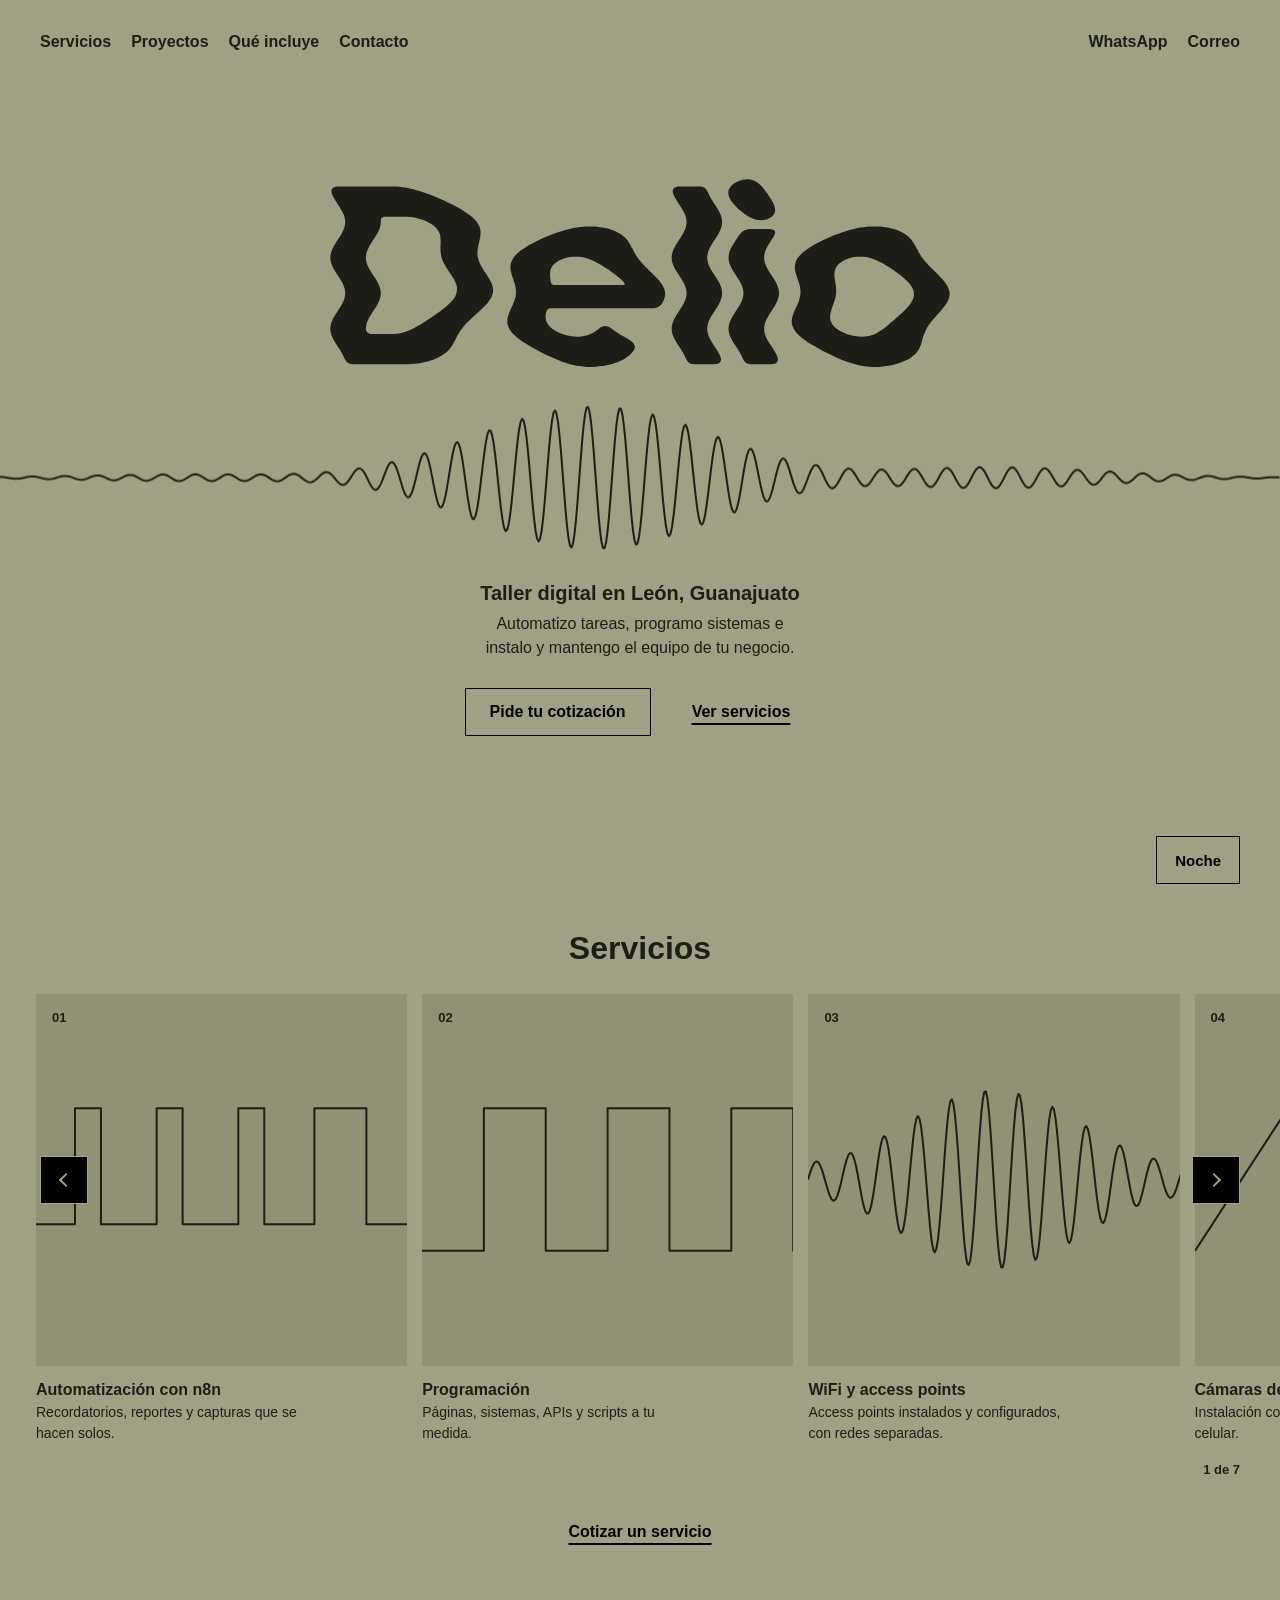
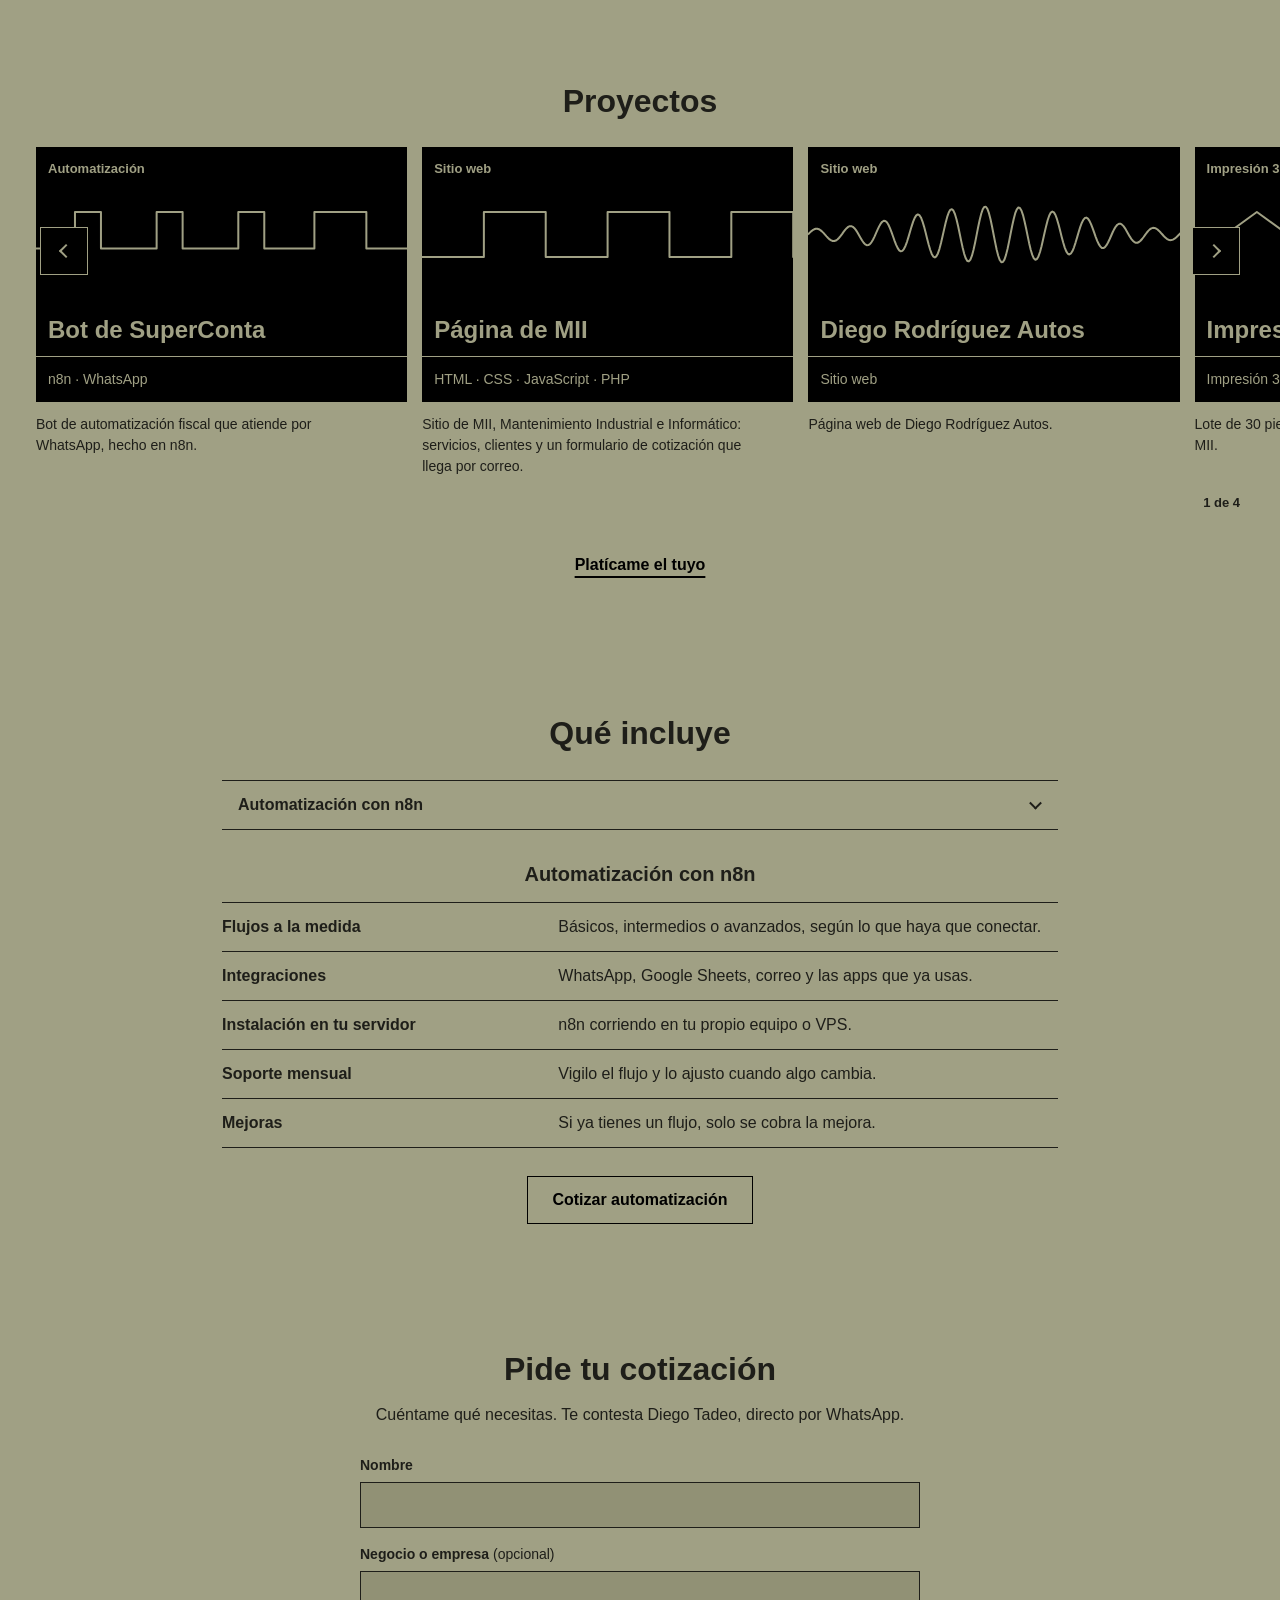
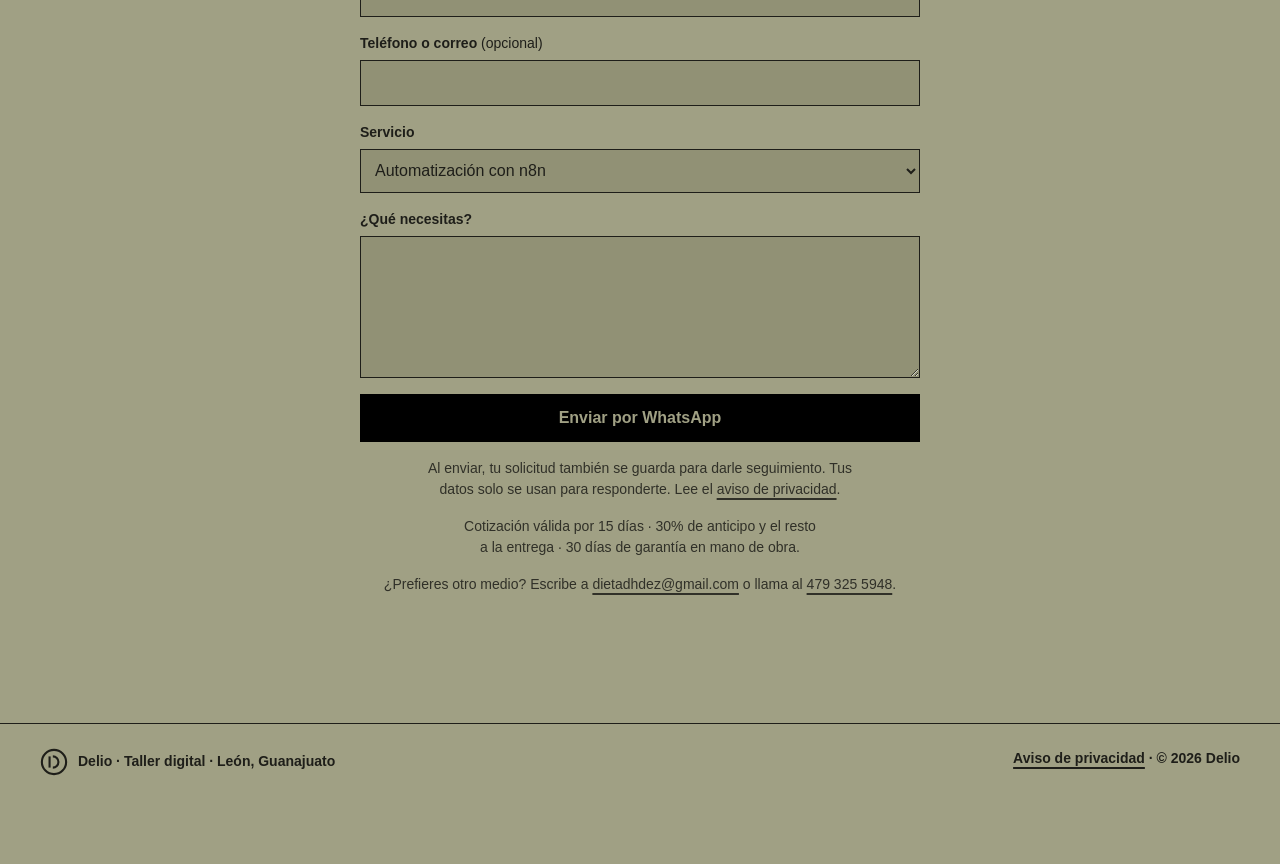
<file: index.html>
<!doctype html>
<html lang="es-MX">
<head>
  <meta charset="utf-8">
  <meta name="viewport" content="width=device-width, initial-scale=1">

  <!-- Lo que sale en la pestaña y como título azul en Google -->
  <title>Delio | Automatización, páginas web, redes y cámaras en León, Gto.</title>
  <!-- El texto gris que Google muestra debajo del título -->
  <meta name="description" content="Automatización con n8n, programación a la medida, redes WiFi, cámaras de seguridad, instalación de programas, mantenimiento e impresión 3D para negocios en León, Guanajuato.">
  <meta name="theme-color" content="#a0a084">

  <!-- La dirección oficial de esta página, para que los buscadores no la cuenten dos veces -->
  <link rel="canonical" href="https://delioph.tech/">

  <!-- Open Graph: la tarjeta (título, texto e imagen) que aparece al pegar el enlace en WhatsApp, Facebook, etc. -->
  <meta property="og:type" content="website">
  <meta property="og:site_name" content="Delio">
  <meta property="og:url" content="https://delioph.tech/">
  <meta property="og:locale" content="es_MX">
  <meta property="og:title" content="Delio | Taller digital en León, Guanajuato">
  <meta property="og:description" content="Automatizo tareas, programo sistemas e instalo y mantengo el equipo de tu negocio.">
  <meta property="og:image" content="https://delioph.tech/img/compartir.png">
  <meta property="og:image:width" content="1200">
  <meta property="og:image:height" content="630">
  <meta property="og:image:alt" content="Delio, taller digital en León, Guanajuato">
  <meta name="twitter:card" content="summary_large_image">

  <link rel="icon" href="img/favicon.svg" type="image/svg+xml">
  <link rel="apple-touch-icon" href="img/icono-180.png">

  <!-- Datos del negocio en el formato que leen los buscadores (schema.org).
       Es la única excepción a "nada escrito dentro del HTML": no es código que se
       ejecute, son datos, y Google solo los toma en cuenta si vienen en la página. -->
  <script type="application/ld+json">
  {
    "@context": "https://schema.org",
    "@type": "ProfessionalService",
    "name": "Delio",
    "description": "Automatización con n8n, programación a la medida, redes WiFi, cámaras de seguridad, instalación de programas, mantenimiento e impresión 3D.",
    "url": "https://delioph.tech/",
    "image": "https://delioph.tech/img/compartir.png",
    "logo": "https://delioph.tech/img/icono-180.png",
    "telephone": "+524793255948",
    "email": "dietadhdez@gmail.com",
    "address": {
      "@type": "PostalAddress",
      "addressLocality": "León",
      "addressRegion": "Guanajuato",
      "addressCountry": "MX"
    },
    "areaServed": "León, Guanajuato"
  }
  </script>

  <!-- CSS: cada archivo tiene una sola responsabilidad (ver README.md) -->
  <link rel="stylesheet" href="css/base.css">
  <link rel="stylesheet" href="css/componentes.css">
  <link rel="stylesheet" href="css/secciones.css">

  <!-- JS: arranque.js va primero y sin "defer" para que la página sepa desde el inicio que hay JavaScript -->
  <script src="js/arranque.js"></script>
  <script src="js/ondas.js" defer></script>
  <script src="js/logo-puntos.js" defer></script>
  <script src="js/logo.js" defer></script>
  <script src="js/carrusel.js" defer></script>
  <script src="js/detalle.js" defer></script>
  <script src="js/contacto.js" defer></script>
  <script src="js/tema.js" defer></script>
</head>
<body>

  <a class="saltar" href="#contenido">Saltar al contenido</a>

  <header class="encabezado">
    <nav class="nav" aria-label="Secciones">
      <a href="#servicios">Servicios</a>
      <a href="#proyectos">Proyectos</a>
      <a href="#detalle">Qué incluye</a>
      <a href="#contacto">Contacto</a>
    </nav>
    <div class="nav nav--directo">
      <a href="https://wa.me/524793255948" target="_blank" rel="noopener">WhatsApp</a>
      <a href="mailto:dietadhdez@gmail.com">Correo</a>
    </div>
  </header>

  <main id="contenido">

    <!-- ============ PORTADA ============ -->
    <section class="portada" aria-labelledby="marca">
      <h1 class="marca" id="marca">
        <!-- La imagen es lo que se ve sin JavaScript y lo que leen los buscadores (su "alt").
             Con JavaScript, js/logo.js dibuja el logo encima, animado y del color del modo en uso. -->
        <img src="img/logo-delio.svg" alt="Delio" width="360" height="126">
      </h1>
      <canvas class="portada__onda" data-onda-portada aria-hidden="true"></canvas>
      <p class="portada__lema">Taller digital en León, Guanajuato</p>
      <p class="portada__texto">Automatizo tareas, programo sistemas e instalo y mantengo el equipo de tu negocio.</p>
      <div class="portada__acciones">
        <a class="boton boton--marco" href="#contacto">Pide tu cotización</a>
        <a class="boton boton--texto" href="#servicios">Ver servicios</a>
      </div>
    </section>

    <!-- ============ SERVICIOS ============ -->
    <section class="seccion" id="servicios" aria-labelledby="titulo-servicios">
      <h2 class="seccion__titulo" id="titulo-servicios">Servicios</h2>

      <!-- data-carrusel-auto: avanza solo y da la vuelta sin fin (js/carrusel.js) -->
      <div class="carrusel" data-carrusel data-carrusel-auto>
        <ul class="carrusel__pista" data-carrusel-pista>
          <li>
            <a class="servicio" href="#incluye-n8n" data-detalle="n8n">
              <span class="servicio__senal" data-onda="pulsos"><span class="servicio__numero">01</span></span>
              <h3 class="servicio__nombre">Automatización con n8n</h3>
              <p class="servicio__texto">Recordatorios, reportes y capturas que se hacen solos.</p>
            </a>
          </li>
          <li>
            <a class="servicio" href="#incluye-programacion" data-detalle="programacion">
              <span class="servicio__senal" data-onda="cuadrada"><span class="servicio__numero">02</span></span>
              <h3 class="servicio__nombre">Programación</h3>
              <p class="servicio__texto">Páginas, sistemas, APIs y scripts a tu medida.</p>
            </a>
          </li>
          <li>
            <a class="servicio" href="#incluye-wifi" data-detalle="wifi">
              <span class="servicio__senal" data-onda="am"><span class="servicio__numero">03</span></span>
              <h3 class="servicio__nombre">WiFi y access points</h3>
              <p class="servicio__texto">Access points instalados y configurados, con redes separadas.</p>
            </a>
          </li>
          <li>
            <a class="servicio" href="#incluye-camaras" data-detalle="camaras">
              <span class="servicio__senal" data-onda="sierra"><span class="servicio__numero">04</span></span>
              <h3 class="servicio__nombre">Cámaras de seguridad</h3>
              <p class="servicio__texto">Instalación completa y acceso desde tu celular.</p>
            </a>
          </li>
          <li>
            <a class="servicio" href="#incluye-programas" data-detalle="programas">
              <span class="servicio__senal" data-onda="amortiguada"><span class="servicio__numero">05</span></span>
              <h3 class="servicio__nombre">Instalación de programas</h3>
              <p class="servicio__texto">Office y software de trabajo, listos en cada equipo.</p>
            </a>
          </li>
          <li>
            <a class="servicio" href="#incluye-mantenimiento" data-detalle="mantenimiento">
              <span class="servicio__senal" data-onda="seno"><span class="servicio__numero">06</span></span>
              <h3 class="servicio__nombre">Mantenimiento</h3>
              <p class="servicio__texto">Preventivo, por visita o con póliza mensual.</p>
            </a>
          </li>
          <li>
            <a class="servicio" href="#incluye-impresion3d" data-detalle="impresion3d">
              <span class="servicio__senal" data-onda="triangular"><span class="servicio__numero">07</span></span>
              <h3 class="servicio__nombre">Impresión 3D</h3>
              <p class="servicio__texto">Piezas en PLA, PETG o TPU, con diseño si lo necesitas.</p>
            </a>
          </li>
        </ul>

        <button class="carrusel__control carrusel__control--previo" type="button" data-carrusel-previo aria-label="Servicios anteriores"></button>
        <button class="carrusel__control carrusel__control--siguiente" type="button" data-carrusel-siguiente aria-label="Más servicios"></button>
        <p class="carrusel__cuenta" data-carrusel-cuenta aria-hidden="true"></p>
      </div>

      <div class="seccion__cierre">
        <a class="boton boton--texto" href="#contacto">Cotizar un servicio</a>
      </div>
    </section>

    <!-- ============ PROYECTOS ============ -->
    <section class="seccion" id="proyectos" aria-labelledby="titulo-proyectos">
      <h2 class="seccion__titulo" id="titulo-proyectos">Proyectos</h2>

      <div class="carrusel carrusel--carteles" data-carrusel data-carrusel-auto>
        <ul class="carrusel__pista" data-carrusel-pista>
          <li>
            <article class="cartel">
              <div class="cartel__imagen" data-onda="pulsos">
                <p class="cartel__tipo">Automatización</p>
                <h3 class="cartel__titulo">Bot de SuperConta</h3>
              </div>
              <p class="cartel__pie">n8n · WhatsApp</p>
              <p class="cartel__texto">Bot de automatización fiscal que atiende por WhatsApp, hecho en n8n.</p>
            </article>
          </li>
          <li>
            <article class="cartel">
              <div class="cartel__imagen" data-onda="cuadrada">
                <p class="cartel__tipo">Sitio web</p>
                <h3 class="cartel__titulo">Página de MII</h3>
              </div>
              <p class="cartel__pie">HTML · CSS · JavaScript · PHP</p>
              <p class="cartel__texto">Sitio de MII, Mantenimiento Industrial e Informático: servicios, clientes y un formulario de cotización que llega por correo.</p>
            </article>
          </li>
          <li>
            <article class="cartel">
              <div class="cartel__imagen" data-onda="am">
                <p class="cartel__tipo">Sitio web</p>
                <h3 class="cartel__titulo">Diego Rodríguez Autos</h3>
              </div>
              <p class="cartel__pie">Sitio web</p>
              <p class="cartel__texto">Página web de Diego Rodríguez Autos.</p>
            </article>
          </li>
          <li>
            <article class="cartel">
              <div class="cartel__imagen" data-onda="triangular">
                <p class="cartel__tipo">Impresión 3D</p>
                <h3 class="cartel__titulo">Impresiones para PBIT</h3>
              </div>
              <p class="cartel__pie">Impresión 3D · 30 piezas</p>
              <p class="cartel__texto">Lote de 30 piezas impresas en 3D: 10 de PBIT y 20 de MII.</p>
            </article>
          </li>
        </ul>

        <button class="carrusel__control carrusel__control--previo" type="button" data-carrusel-previo aria-label="Proyectos anteriores"></button>
        <button class="carrusel__control carrusel__control--siguiente" type="button" data-carrusel-siguiente aria-label="Más proyectos"></button>
        <p class="carrusel__cuenta" data-carrusel-cuenta aria-hidden="true"></p>
      </div>

      <div class="seccion__cierre">
        <a class="boton boton--texto" href="#contacto">Platícame el tuyo</a>
      </div>
    </section>

    <!-- ============ QUÉ INCLUYE ============
         Sin JavaScript se ven todas las listas, una debajo de otra.
         Con JavaScript (js/detalle.js) el selector muestra una a la vez. -->
    <section class="seccion" id="detalle" aria-labelledby="titulo-detalle">
      <h2 class="seccion__titulo" id="titulo-detalle">Qué incluye</h2>

      <div class="detalle">
        <div class="selector">
          <label class="oculto-visual" for="filtro-servicio">Elige un servicio</label>
          <select id="filtro-servicio" data-detalle-filtro>
            <option value="n8n">Automatización con n8n</option>
            <option value="programacion">Programación</option>
            <option value="wifi">WiFi y access points</option>
            <option value="camaras">Cámaras de seguridad</option>
            <option value="programas">Instalación de programas</option>
            <option value="mantenimiento">Mantenimiento</option>
            <option value="impresion3d">Impresión 3D</option>
          </select>
        </div>

        <article class="incluye" id="incluye-n8n" data-detalle-panel="n8n">
          <h3 class="incluye__titulo">Automatización con n8n</h3>
          <dl class="filas">
            <div class="fila"><dt>Flujos a la medida</dt><dd>Básicos, intermedios o avanzados, según lo que haya que conectar.</dd></div>
            <div class="fila"><dt>Integraciones</dt><dd>WhatsApp, Google Sheets, correo y las apps que ya usas.</dd></div>
            <div class="fila"><dt>Instalación en tu servidor</dt><dd>n8n corriendo en tu propio equipo o VPS.</dd></div>
            <div class="fila"><dt>Soporte mensual</dt><dd>Vigilo el flujo y lo ajusto cuando algo cambia.</dd></div>
            <div class="fila"><dt>Mejoras</dt><dd>Si ya tienes un flujo, solo se cobra la mejora.</dd></div>
          </dl>
          <div class="incluye__accion">
            <a class="boton boton--marco" href="#contacto" data-servicio="Automatización con n8n">Cotizar automatización</a>
          </div>
        </article>

        <article class="incluye" id="incluye-programacion" data-detalle-panel="programacion">
          <h3 class="incluye__titulo">Programación</h3>
          <dl class="filas">
            <div class="fila"><dt>Landing pages y sitios</dt><dd>Páginas rápidas, con o sin administrador de contenido.</dd></div>
            <div class="fila"><dt>Sistemas y aplicaciones</dt><dd>Control de clientes, expedientes o inventarios, hecho para tu forma de trabajar.</dd></div>
            <div class="fila"><dt>APIs y scripts</dt><dd>Para conectar sistemas o quitarte una tarea repetitiva.</dd></div>
            <div class="fila"><dt>Mejoras a lo que ya tienes</dt><dd>Corrección de errores, funciones nuevas, diseño y rendimiento.</dd></div>
          </dl>
          <div class="incluye__accion">
            <a class="boton boton--marco" href="#contacto" data-servicio="Programación">Cotizar programación</a>
          </div>
        </article>

        <article class="incluye" id="incluye-wifi" data-detalle-panel="wifi">
          <h3 class="incluye__titulo">WiFi y access points</h3>
          <dl class="filas">
            <div class="fila"><dt>Levantamiento</dt><dd>Reviso el lugar para decidir dónde va cada equipo.</dd></div>
            <div class="fila"><dt>Instalación</dt><dd>Montaje de access points, cableado y canaleta.</dd></div>
            <div class="fila"><dt>Configuración</dt><dd>Nombre de la red, contraseñas y ajustes de cada equipo.</dd></div>
            <div class="fila"><dt>Redes separadas</dt><dd>Invitados, oficina y cámaras, cada quien por su lado (VLAN).</dd></div>
            <div class="fila"><dt>Soporte mensual</dt><dd>Opcional, para que la red no se quede sin atención.</dd></div>
          </dl>
          <div class="incluye__accion">
            <a class="boton boton--marco" href="#contacto" data-servicio="WiFi y access points">Cotizar WiFi</a>
          </div>
        </article>

        <article class="incluye" id="incluye-camaras" data-detalle-panel="camaras">
          <h3 class="incluye__titulo">Cámaras de seguridad</h3>
          <dl class="filas">
            <div class="fila"><dt>Instalación por cámara</dt><dd>Montaje, conectores y ajuste de ángulo.</dd></div>
            <div class="fila"><dt>Grabador</dt><dd>Configurado para guardar y revisar las grabaciones.</dd></div>
            <div class="fila"><dt>Acceso desde el celular</dt><dd>Ves tus cámaras desde donde estés.</dd></div>
            <div class="fila"><dt>Equipo</dt><dd>Te cotizo las cámaras y el grabador, o instalo los que ya compraste.</dd></div>
            <div class="fila"><dt>Soporte mensual</dt><dd>Opcional.</dd></div>
          </dl>
          <div class="incluye__accion">
            <a class="boton boton--marco" href="#contacto" data-servicio="Cámaras de seguridad">Cotizar cámaras</a>
          </div>
        </article>

        <article class="incluye" id="incluye-programas" data-detalle-panel="programas">
          <h3 class="incluye__titulo">Instalación de programas</h3>
          <dl class="filas">
            <div class="fila"><dt>Office y software de trabajo</dt><dd>Instalados y listos para usarse en cada equipo.</dd></div>
            <div class="fila"><dt>Licencias</dt><dd>Te cotizo las que hagan falta.</dd></div>
            <div class="fila"><dt>En tu negocio</dt><dd>Voy a tu oficina o local a dejar los equipos listos.</dd></div>
          </dl>
          <div class="incluye__accion">
            <a class="boton boton--marco" href="#contacto" data-servicio="Instalación de programas">Cotizar instalación</a>
          </div>
        </article>

        <article class="incluye" id="incluye-mantenimiento" data-detalle-panel="mantenimiento">
          <h3 class="incluye__titulo">Mantenimiento</h3>
          <dl class="filas">
            <div class="fila"><dt>Preventivo</dt><dd>Limpieza y revisión para que el equipo no falle.</dd></div>
            <div class="fila"><dt>Impresoras</dt><dd>Mantenimiento por equipo.</dd></div>
            <div class="fila"><dt>Red</dt><dd>Revisión de la red de tu oficina.</dd></div>
            <div class="fila"><dt>Póliza mensual</dt><dd>Precio por equipo, con descuento por volumen.</dd></div>
          </dl>
          <div class="incluye__accion">
            <a class="boton boton--marco" href="#contacto" data-servicio="Mantenimiento">Cotizar mantenimiento</a>
          </div>
        </article>

        <article class="incluye" id="incluye-impresion3d" data-detalle-panel="impresion3d">
          <h3 class="incluye__titulo">Impresión 3D</h3>
          <dl class="filas">
            <div class="fila"><dt>Materiales</dt><dd>PLA, PETG y TPU.</dd></div>
            <div class="fila"><dt>Diseño y modelado</dt><dd>Si no tienes el archivo, lo modelo.</dd></div>
            <div class="fila"><dt>Piezas a la medida</dt><dd>Una sola pieza o varias iguales.</dd></div>
          </dl>
          <div class="incluye__accion">
            <a class="boton boton--marco" href="#contacto" data-servicio="Impresión 3D">Cotizar impresión</a>
          </div>
        </article>
      </div>
    </section>

    <!-- ============ CONTACTO ============
         El formulario arma un mensaje y abre WhatsApp (js/contacto.js). Además guarda
         una copia de la solicitud en el servidor, para verla en el panel (panel.html).
         Sin JavaScript también funciona: el navegador manda el campo "text" a wa.me. -->
    <section class="seccion" id="contacto" aria-labelledby="titulo-contacto">
      <h2 class="seccion__titulo" id="titulo-contacto">Pide tu cotización</h2>
      <p class="seccion__entrada">Cuéntame qué necesitas. Te contesta Diego Tadeo, directo por WhatsApp.</p>

      <form class="formulario" action="https://wa.me/524793255948" method="get" target="_blank" rel="noopener" data-contacto>
        <div class="campo">
          <label for="nombre">Nombre</label>
          <input id="nombre" name="nombre" type="text" autocomplete="name" required>
        </div>
        <div class="campo">
          <label for="negocio">Negocio o empresa <span class="campo__opcional">(opcional)</span></label>
          <input id="negocio" name="negocio" type="text" autocomplete="organization">
        </div>
        <div class="campo">
          <label for="contacto-dato">Teléfono o correo <span class="campo__opcional">(opcional)</span></label>
          <input id="contacto-dato" name="contacto" type="text" maxlength="80" autocomplete="tel">
        </div>
        <div class="campo">
          <label for="servicio">Servicio</label>
          <select id="servicio" name="servicio">
            <option>Automatización con n8n</option>
            <option>Programación</option>
            <option>WiFi y access points</option>
            <option>Cámaras de seguridad</option>
            <option>Instalación de programas</option>
            <option>Mantenimiento</option>
            <option>Impresión 3D</option>
            <option>Otro o no estoy seguro</option>
          </select>
        </div>
        <div class="campo">
          <label for="mensaje">¿Qué necesitas?</label>
          <textarea id="mensaje" name="text" rows="5" required></textarea>
        </div>

        <button class="boton boton--lleno boton--ancho" type="submit">Enviar por WhatsApp</button>
        <p class="formulario__estado" data-contacto-estado role="status"></p>

        <p class="formulario__nota">Al enviar, tu solicitud también se guarda para darle seguimiento. Tus datos solo se usan para responderte. Lee el <a href="aviso-de-privacidad.html">aviso de privacidad</a>.</p>
        <p class="formulario__nota">Cotización válida por 15 días · 30% de anticipo y el resto a la entrega · 30 días de garantía en mano de obra.</p>
        <p class="formulario__nota">¿Prefieres otro medio? Escribe a <a href="mailto:dietadhdez@gmail.com">dietadhdez@gmail.com</a> o llama al <a href="tel:+524793255948">479 325 5948</a>.</p>
      </form>
    </section>

  </main>

  <footer class="pie">
    <p class="pie__marca"><img class="solo-dia" src="img/simbolo-delio.svg" alt="" width="28" height="28"><img class="solo-noche" src="img/simbolo-delio-caqui.svg" alt="" width="28" height="28">Delio · Taller digital · León, Guanajuato</p>
    <p><a href="aviso-de-privacidad.html">Aviso de privacidad</a> · © 2026 Delio</p>
  </footer>

  <!-- Muelle: el botón fijo de la esquina, para cambiar entre día y noche -->
  <div class="muelle">
    <button class="muelle__boton muelle__boton--tema" type="button" data-tema-boton>Noche</button>
  </div>

</body>
</html>
</file>
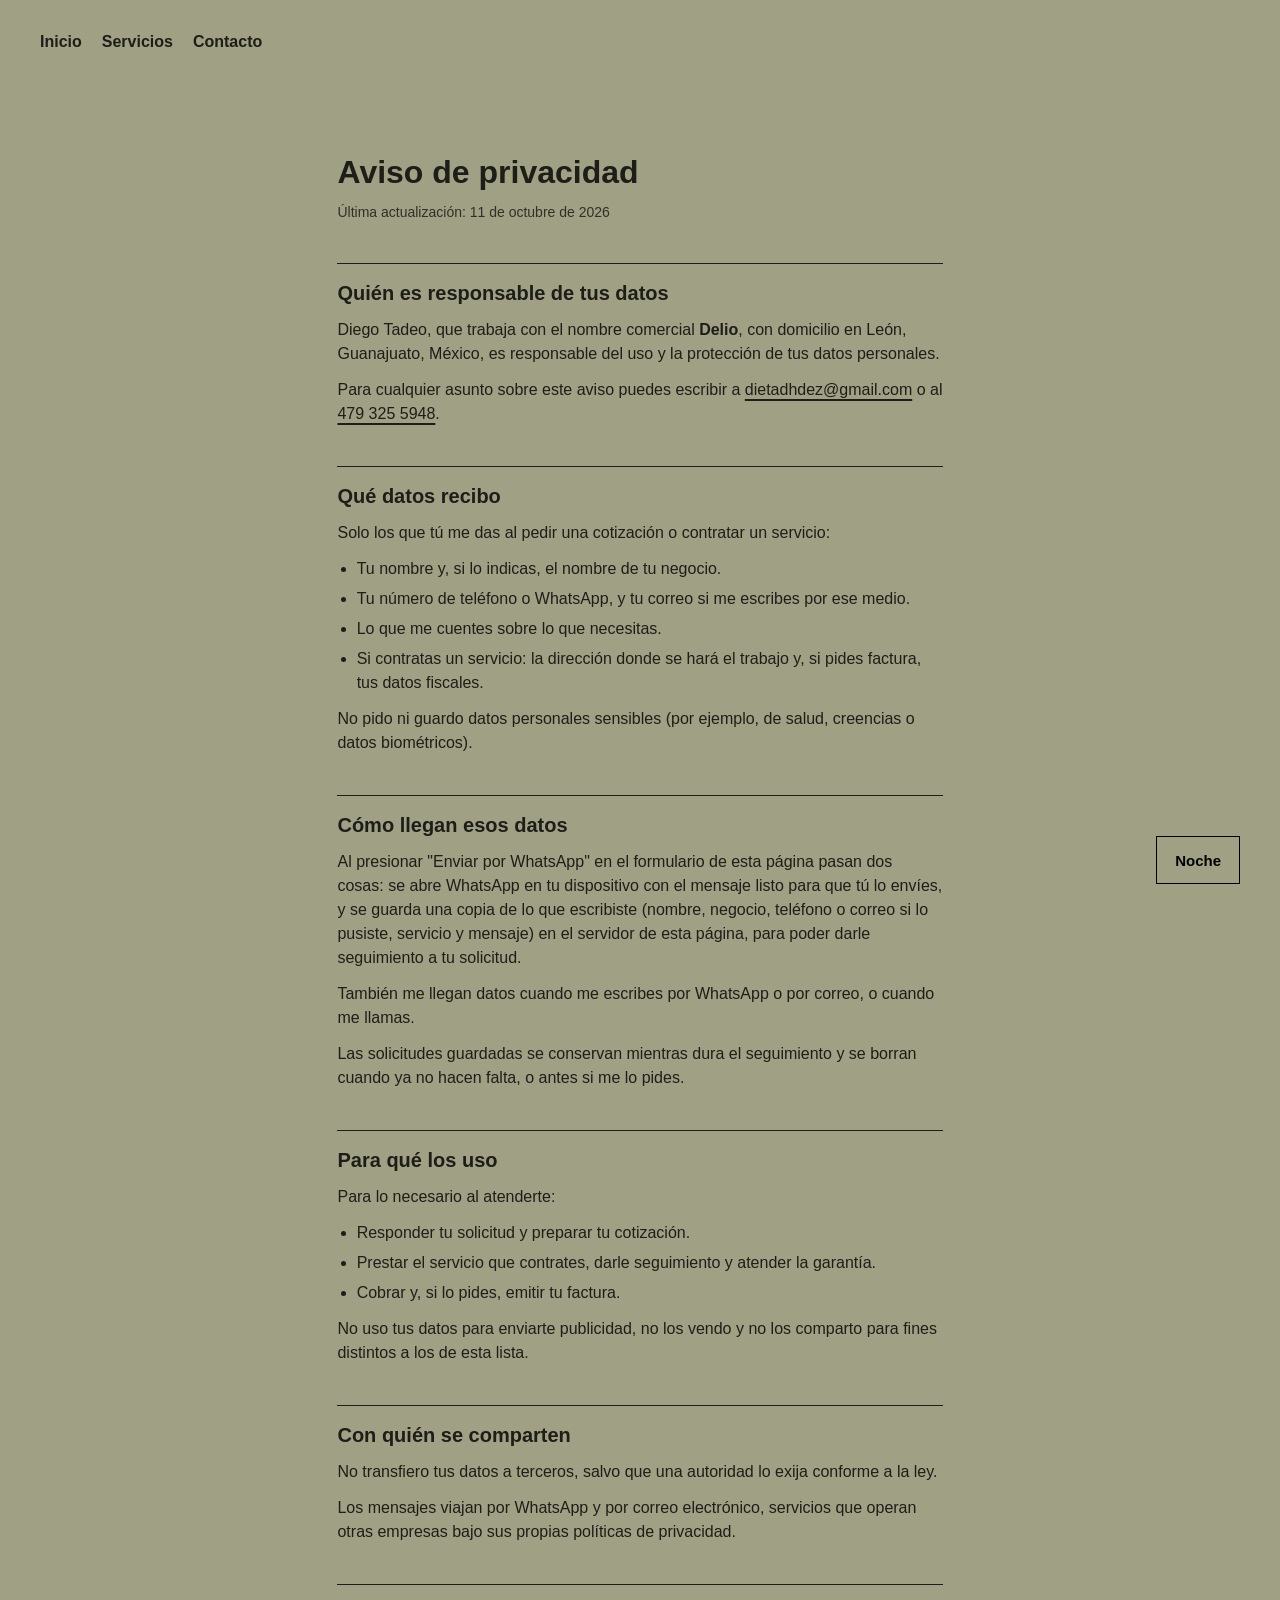
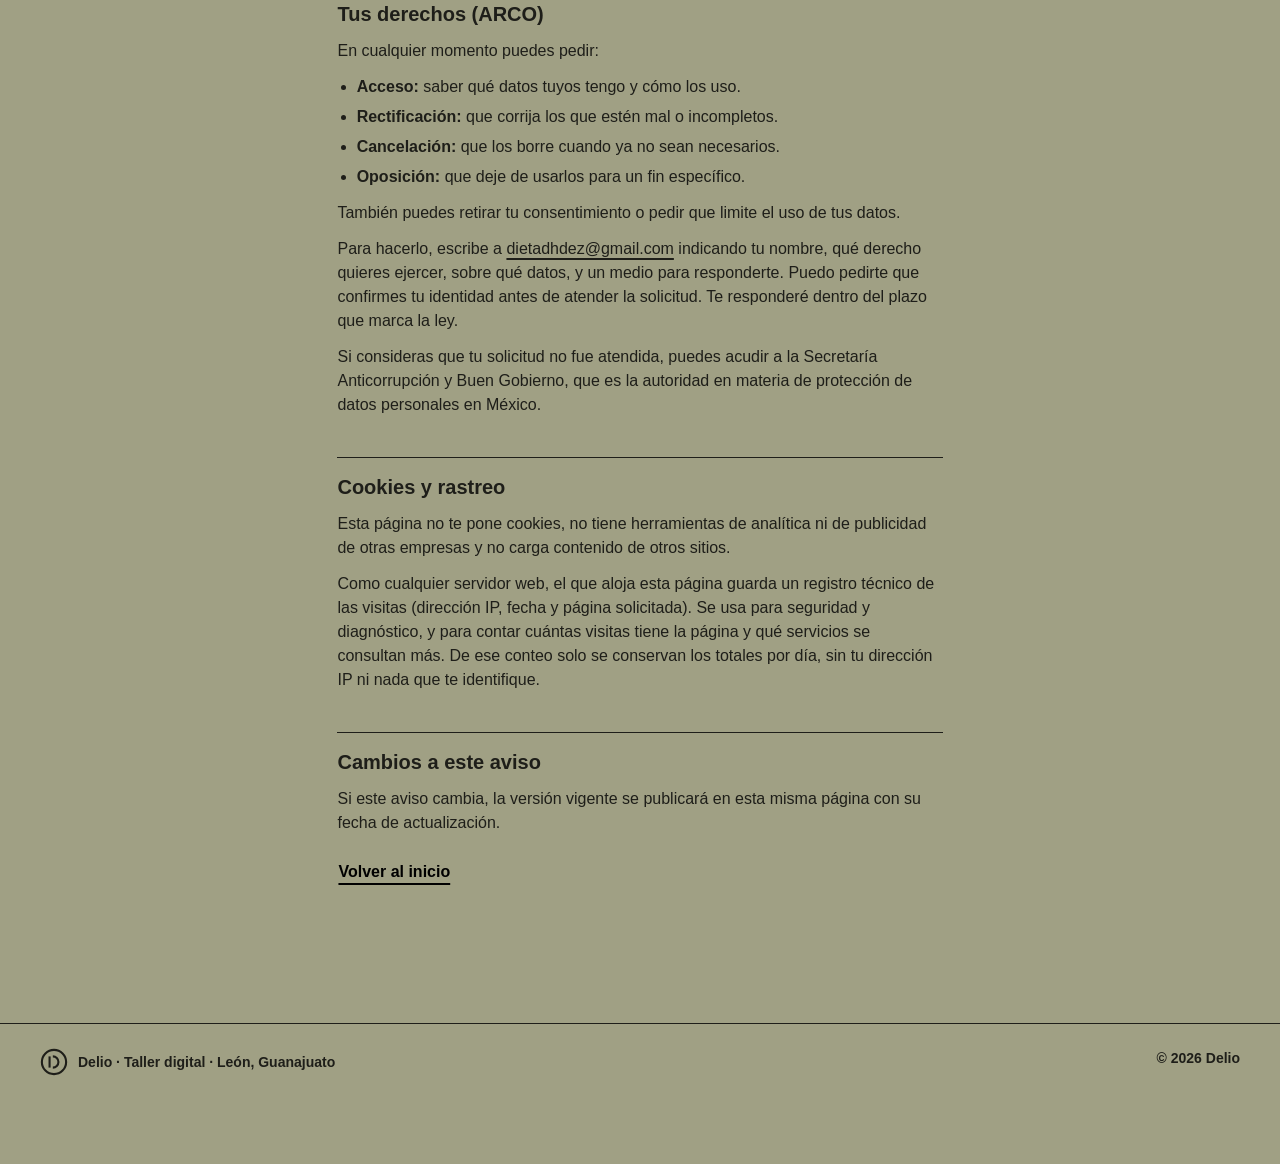
<file: aviso-de-privacidad.html>
<!doctype html>
<html lang="es-MX">
<head>
  <meta charset="utf-8">
  <meta name="viewport" content="width=device-width, initial-scale=1">

  <title>Aviso de privacidad | Delio</title>
  <meta name="description" content="Qué datos personales recibe Delio cuando pides una cotización, para qué los usa y cómo puedes pedir que se corrijan o se borren.">
  <meta name="theme-color" content="#a0a084">
  <link rel="canonical" href="https://delioph.tech/aviso-de-privacidad.html">

  <link rel="icon" href="img/favicon.svg" type="image/svg+xml">
  <link rel="apple-touch-icon" href="img/icono-180.png">

  <link rel="stylesheet" href="css/base.css">
  <link rel="stylesheet" href="css/componentes.css">
  <link rel="stylesheet" href="css/secciones.css">
  <link rel="stylesheet" href="css/documento.css">

  <script src="js/arranque.js"></script>
  <script src="js/tema.js" defer></script>
</head>
<body>

  <a class="saltar" href="#contenido">Saltar al contenido</a>

  <header class="encabezado">
    <nav class="nav" aria-label="Secciones">
      <a href="./">Inicio</a>
      <a href="./#servicios">Servicios</a>
      <a href="./#contacto">Contacto</a>
    </nav>
  </header>

  <main id="contenido" class="documento">
    <h1 class="documento__titulo">Aviso de privacidad</h1>
    <p class="documento__fecha">Última actualización: 11 de octubre de 2026</p>

    <h2>Quién es responsable de tus datos</h2>
    <p>Diego Tadeo, que trabaja con el nombre comercial <strong>Delio</strong>, con domicilio en León, Guanajuato, México, es responsable del uso y la protección de tus datos personales.</p>
    <p>Para cualquier asunto sobre este aviso puedes escribir a <a href="mailto:dietadhdez@gmail.com">dietadhdez@gmail.com</a> o al <a href="tel:+524793255948">479 325 5948</a>.</p>

    <h2>Qué datos recibo</h2>
    <p>Solo los que tú me das al pedir una cotización o contratar un servicio:</p>
    <ul>
      <li>Tu nombre y, si lo indicas, el nombre de tu negocio.</li>
      <li>Tu número de teléfono o WhatsApp, y tu correo si me escribes por ese medio.</li>
      <li>Lo que me cuentes sobre lo que necesitas.</li>
      <li>Si contratas un servicio: la dirección donde se hará el trabajo y, si pides factura, tus datos fiscales.</li>
    </ul>
    <p>No pido ni guardo datos personales sensibles (por ejemplo, de salud, creencias o datos biométricos).</p>

    <h2>Cómo llegan esos datos</h2>
    <p>Al presionar "Enviar por WhatsApp" en el formulario de esta página pasan dos cosas: se abre WhatsApp en tu dispositivo con el mensaje listo para que tú lo envíes, y se guarda una copia de lo que escribiste (nombre, negocio, teléfono o correo si lo pusiste, servicio y mensaje) en el servidor de esta página, para poder darle seguimiento a tu solicitud.</p>
    <p>También me llegan datos cuando me escribes por WhatsApp o por correo, o cuando me llamas.</p>
    <p>Las solicitudes guardadas se conservan mientras dura el seguimiento y se borran cuando ya no hacen falta, o antes si me lo pides.</p>

    <h2>Para qué los uso</h2>
    <p>Para lo necesario al atenderte:</p>
    <ul>
      <li>Responder tu solicitud y preparar tu cotización.</li>
      <li>Prestar el servicio que contrates, darle seguimiento y atender la garantía.</li>
      <li>Cobrar y, si lo pides, emitir tu factura.</li>
    </ul>
    <p>No uso tus datos para enviarte publicidad, no los vendo y no los comparto para fines distintos a los de esta lista.</p>

    <h2>Con quién se comparten</h2>
    <p>No transfiero tus datos a terceros, salvo que una autoridad lo exija conforme a la ley.</p>
    <p>Los mensajes viajan por WhatsApp y por correo electrónico, servicios que operan otras empresas bajo sus propias políticas de privacidad.</p>

    <h2>Tus derechos (ARCO)</h2>
    <p>En cualquier momento puedes pedir:</p>
    <ul>
      <li><strong>Acceso:</strong> saber qué datos tuyos tengo y cómo los uso.</li>
      <li><strong>Rectificación:</strong> que corrija los que estén mal o incompletos.</li>
      <li><strong>Cancelación:</strong> que los borre cuando ya no sean necesarios.</li>
      <li><strong>Oposición:</strong> que deje de usarlos para un fin específico.</li>
    </ul>
    <p>También puedes retirar tu consentimiento o pedir que limite el uso de tus datos.</p>
    <p>Para hacerlo, escribe a <a href="mailto:dietadhdez@gmail.com">dietadhdez@gmail.com</a> indicando tu nombre, qué derecho quieres ejercer, sobre qué datos, y un medio para responderte. Puedo pedirte que confirmes tu identidad antes de atender la solicitud. Te responderé dentro del plazo que marca la ley.</p>
    <p>Si consideras que tu solicitud no fue atendida, puedes acudir a la Secretaría Anticorrupción y Buen Gobierno, que es la autoridad en materia de protección de datos personales en México.</p>

    <h2>Cookies y rastreo</h2>
    <p>Esta página no te pone cookies, no tiene herramientas de analítica ni de publicidad de otras empresas y no carga contenido de otros sitios.</p>
    <p>Como cualquier servidor web, el que aloja esta página guarda un registro técnico de las visitas (dirección IP, fecha y página solicitada). Se usa para seguridad y diagnóstico, y para contar cuántas visitas tiene la página y qué servicios se consultan más. De ese conteo solo se conservan los totales por día, sin tu dirección IP ni nada que te identifique.</p>

    <h2>Cambios a este aviso</h2>
    <p>Si este aviso cambia, la versión vigente se publicará en esta misma página con su fecha de actualización.</p>

    <p class="documento__regreso"><a class="boton boton--texto" href="./">Volver al inicio</a></p>
  </main>

  <footer class="pie">
    <p class="pie__marca"><img class="solo-dia" src="img/simbolo-delio.svg" alt="" width="28" height="28"><img class="solo-noche" src="img/simbolo-delio-caqui.svg" alt="" width="28" height="28">Delio · Taller digital · León, Guanajuato</p>
    <p>© 2026 Delio</p>
  </footer>

  <!-- Muelle: el botón fijo de la esquina, para cambiar entre día y noche -->
  <div class="muelle">
    <button class="muelle__boton muelle__boton--tema" type="button" data-tema-boton>Noche</button>
  </div>

</body>
</html>
</file>
<file: css/base.css>
/* =========================================================
   base.css — cimientos
   Variables, reinicio y tipografía. Si quieres cambiar el
   "look" de todo el sitio, casi siempre basta con tocar :root.
   ========================================================= */

:root {
  /* Color: un solo fondo plano y tinta casi negra */
  --fondo: #a0a084;
  --fondo-hundido: #919175;   /* mosaicos y campos de formulario */
  --tinta: #1e1e19;
  --tinta-suave: #303028;     /* solo sobre --fondo; sobre --fondo-hundido pierde contraste */
  --fuerte: #000;             /* lo más marcado: botones, marcos y carteles */

  /* Trazo: todas las líneas y marcos del sitio miden lo mismo */
  --linea: 1.6px;

  /* Tipografía: una sola familia, la jerarquía se hace con peso y tamaño */
  --fuente: "Helvetica Neue", Helvetica, Arial, "Liberation Sans", sans-serif;

  /* Medidas */
  --margen: clamp(16px, 3.2vw, 40px);     /* orilla lateral de la página */
  --aire: clamp(72px, 10vw, 128px);       /* espacio entre secciones */
  --ancho-lista: 836px;
  --ancho-formulario: 560px;
}

*,
*::before,
*::after {
  box-sizing: border-box;
}

/* Modo nocturno: los mismos dos colores, al revés. js/tema.js pone el atributo
   data-tema="oscuro" en <html> y todo lo que usa estas variables cambia solo. */
:root[data-tema="oscuro"] {
  color-scheme: dark;
  --fondo: #1b1b17;
  --fondo-hundido: #27271f;
  --tinta: #a0a084;
  --tinta-suave: #8f8f76;
  --fuerte: #a0a084;
}

html {
  color-scheme: light;
  -webkit-text-size-adjust: 100%;
}

@media (prefers-reduced-motion: no-preference) {
  html {
    scroll-behavior: smooth;
  }
}

body {
  margin: 0;
  background: var(--fondo);
  color: var(--tinta);
  font-family: var(--fuente);
  font-size: 1rem;
  line-height: 1.5;
  -webkit-font-smoothing: antialiased;
}

h1,
h2,
h3,
p,
dl,
dd,
ul {
  margin: 0;
  padding: 0;
}

ul {
  list-style: none;
}

a {
  color: inherit;
  text-decoration-thickness: var(--linea);
  text-underline-offset: 4px;
}

button,
input,
select,
textarea {
  font: inherit;
  color: inherit;
}

:focus-visible {
  outline: 2px solid var(--fuerte);
  outline-offset: 3px;
}

/* Imágenes que tienen una versión para cada modo (el logo oscuro no se vería de noche) */
:root:not([data-tema="oscuro"]) .solo-noche,
:root[data-tema="oscuro"] .solo-dia {
  display: none;
}

/* Texto que solo leen los lectores de pantalla */
.oculto-visual {
  position: absolute;
  width: 1px;
  height: 1px;
  overflow: hidden;
  clip-path: inset(50%);
  white-space: nowrap;
}

/* Enlace para saltar el menú con teclado: aparece al enfocarlo */
.saltar {
  position: absolute;
  left: var(--margen);
  top: -100px;
  z-index: 10;
  padding: 12px 16px;
  background: var(--fuerte);
  color: var(--fondo);
  font-weight: 700;
}

.saltar:focus {
  top: 12px;
}
</file>
<file: css/componentes.css>
/* =========================================================
   componentes.css — piezas que se repiten
   Botones, menú, carrusel, mosaico de servicio, cartel de
   proyecto, selector, filas y formulario.
   ========================================================= */

/* ---------- Botones ---------- */

.boton {
  display: inline-flex;
  align-items: center;
  justify-content: center;
  min-height: 48px;
  padding: 12px 24px;
  border: var(--linea) solid transparent;
  border-radius: 0;
  background: transparent;
  color: var(--fuerte);
  font-weight: 700;
  line-height: 1.2;
  text-align: center;
  text-decoration: none;
  cursor: pointer;
  transition: background-color 0.15s, color 0.15s;
}

.boton--texto {
  text-decoration: underline;
  text-decoration-thickness: var(--linea);
  text-underline-offset: 6px;
}

.boton--texto:hover {
  text-decoration-thickness: 3px;
}

.boton--marco {
  border-color: var(--fuerte);
}

.boton--marco:hover {
  background: var(--fuerte);
  color: var(--fondo);
}

.boton--lleno {
  border-color: var(--fuerte);
  background: var(--fuerte);
  color: var(--fondo);
}

.boton--lleno:hover {
  background: transparent;
  color: var(--fuerte);
}

.boton--ancho {
  width: 100%;
}

/* ---------- Menú ---------- */

.nav {
  display: flex;
  flex-wrap: wrap;
}

.nav a {
  padding: 22px 10px;
  font-weight: 700;
  line-height: 1.2;
  text-decoration: none;
}

.nav a:hover {
  text-decoration: underline;
  text-underline-offset: 6px;
}

/* ---------- Muelle ----------
   El botón fijo de la esquina: modo nocturno.
   "fixed" lo deja pegado a la pantalla aunque la página se deslice. */

.muelle {
  position: fixed;
  right: var(--margen);
  bottom: 16px;
  z-index: 5;
  display: flex;
}

.muelle__boton {
  display: inline-flex;
  align-items: center;
  justify-content: center;
  min-height: 48px;
  padding: 0 18px;
  border: var(--linea) solid var(--fuerte);
  border-radius: 0;
  font-size: 0.9375rem;
  font-weight: 700;
  line-height: 1;
  text-decoration: none;
  cursor: pointer;
  transition: background-color 0.15s, color 0.15s;
}

.muelle__boton--tema {
  background: var(--fondo);
  color: var(--fuerte);
}

.muelle__boton--tema:hover {
  background: var(--fuerte);
  color: var(--fondo);
}

/* Cambiar de modo necesita JavaScript; sin él, el botón no se muestra */
html:not(.con-js) .muelle__boton--tema {
  display: none;
}

/* ---------- Carrusel ----------
   La pista se desliza sola (scroll horizontal del navegador);
   los botones solo la empujan. Así funciona con dedo, rueda y teclado. */

.carrusel {
  --mosaico: clamp(232px, 29vw, 372px);   /* ancho de cada mosaico */
  --imagen: var(--mosaico);               /* alto de su imagen; sirve para centrar las flechas */
  position: relative;
}

.carrusel--carteles {
  --mosaico: clamp(280px, 29vw, 400px);
  --imagen: calc(var(--mosaico) * 9 / 16);
}

.carrusel__pista {
  display: grid;
  grid-auto-flow: column;
  grid-auto-columns: var(--mosaico);
  gap: 15px;
  padding-inline: var(--margen);
  overflow-x: auto;
  scroll-snap-type: x mandatory;
  scroll-padding-inline: var(--margen);
  scrollbar-width: none;
}

.carrusel__pista::-webkit-scrollbar {
  display: none;
}

.carrusel__pista > li {
  scroll-snap-align: start;
}

@media (prefers-reduced-motion: no-preference) {
  .carrusel__pista {
    scroll-behavior: smooth;
  }
}

/* Carrusel que se desliza solo (js/carrusel.js le pone esta clase): sin "imán"
   ni animación del CSS, porque el script mueve la pista pixel por pixel. */
.carrusel--continuo .carrusel__pista {
  scroll-snap-type: none;
  scroll-behavior: auto;
}

.carrusel__control {
  position: absolute;
  top: calc(var(--imagen) / 2 - 24px);
  display: none;
  place-items: center;
  width: 48px;
  height: 48px;
  padding: 0;
  /* el marco del color del fondo la despega de los carteles, que son del mismo color que la flecha */
  border: var(--linea) solid var(--fondo);
  border-radius: 0;
  background: var(--fuerte);
  color: var(--fondo);
  cursor: pointer;
}

/* Los botones solo aparecen si hay JavaScript y un puntero fino (mouse);
   con el dedo se desliza y los botones estorbarían. */
@media (hover: hover) and (pointer: fine) {
  .con-js .carrusel__control {
    display: grid;
  }
}

.carrusel__control::before {
  content: "";
  width: 10px;
  height: 10px;
  border-top: 2px solid;
  border-right: 2px solid;
}

.carrusel__control--previo {
  left: var(--margen);
}

.carrusel__control--previo::before {
  transform: translateX(2px) rotate(-135deg);
}

.carrusel__control--siguiente {
  right: var(--margen);
}

.carrusel__control--siguiente::before {
  transform: translateX(-2px) rotate(45deg);
}

.carrusel__control:focus-visible {
  outline-color: var(--fondo);
  outline-offset: -6px;
}

.carrusel__cuenta {
  min-height: 1.5em;
  margin-top: 16px;
  padding-inline: var(--margen);
  font-size: 0.8125rem;
  font-weight: 700;
  text-align: right;
}

/* ---------- Mosaico de servicio ---------- */

.servicio {
  display: block;
  text-decoration: none;
}

.servicio__senal {
  position: relative;
  display: block;
  aspect-ratio: 1;
  overflow: hidden;
  background: var(--fondo-hundido);
}

.servicio__numero {
  position: absolute;
  top: 14px;
  left: 16px;
  z-index: 1;
  font-size: 0.8125rem;
  font-weight: 700;
}

.servicio__nombre {
  margin-top: 14px;
  font-size: 1rem;
  font-weight: 700;
  line-height: 1.3;
}

.servicio:hover .servicio__nombre {
  text-decoration: underline;
  text-decoration-thickness: var(--linea);
  text-underline-offset: 4px;
}

.servicio__texto {
  max-width: 34ch;
  margin-top: 2px;
  font-size: 0.875rem;
}

/* ---------- Señal ----------
   js/ondas.js mete un <svg class="senal"> en cada [data-onda].
   El dibujo trae dos vueltas idénticas y mide el doble de ancho:
   al recorrerlo media anchura vuelve a quedar igual, y por eso
   la animación se puede repetir sin que se note el salto. */

.senal {
  position: absolute;
  top: 0;
  left: 0;
  width: 200%;
  height: 100%;
}

.senal path {
  fill: none;
  stroke: currentColor;
  stroke-width: 2;
  stroke-linejoin: round;
  vector-effect: non-scaling-stroke;
}

@keyframes correr {
  to {
    transform: translateX(-50%);
  }
}

/* Las señales corren solas, sin esperar al mouse, mientras su carrusel está
   en pantalla: js/carrusel.js le pone la clase .a-la-vista al aparecer y se la
   quita al salir, para no animar lo que nadie ve.
   El número de segundos es lo que tarda una señal en dar la vuelta: más alto, más lento. */
@media (prefers-reduced-motion: no-preference) {
  .carrusel.a-la-vista .senal {
    animation: correr 7.5s linear infinite;
  }
}

/* ---------- Cartel de proyecto ---------- */

.cartel__imagen {
  position: relative;
  display: flex;
  flex-direction: column;
  justify-content: space-between;
  aspect-ratio: 16 / 9;
  overflow: hidden;
  padding: 12px;
  background: var(--fuerte);
  color: var(--fondo);
}

.cartel__imagen .senal {
  top: 14%;
  height: 56%;
}

.cartel__tipo,
.cartel__titulo {
  position: relative;
  z-index: 1;
}

.cartel__tipo {
  font-size: 0.8125rem;
  font-weight: 700;
}

.cartel__titulo {
  font-size: clamp(1.125rem, 1.9vw, 1.5rem);
  font-weight: 700;
  line-height: 1.15;
  text-wrap: balance;
}

.cartel__pie {
  padding: 12px;
  border-top: var(--linea) solid var(--fondo);
  background: var(--fuerte);
  color: var(--fondo);
  font-size: 0.875rem;
}

.cartel__texto {
  max-width: 44ch;
  margin-top: 12px;
  font-size: 0.875rem;
}

/* ---------- Selector ---------- */

.selector {
  position: relative;
  border-block: var(--linea) solid var(--tinta);
}

.selector select {
  width: 100%;
  height: 48px;
  padding: 0 44px 0 16px;
  border: 0;
  border-radius: 0;
  background: transparent;
  font-weight: 700;
  cursor: pointer;
  appearance: none;
  -webkit-appearance: none;
}

.selector select:focus-visible {
  outline-offset: -2px;
}

.selector option {
  background: var(--fondo);
  color: var(--tinta);
}

.selector::after {
  content: "";
  position: absolute;
  top: 50%;
  right: 18px;
  width: 9px;
  height: 9px;
  border-right: 2px solid;
  border-bottom: 2px solid;
  transform: translateY(-70%) rotate(45deg);
  pointer-events: none;
}

/* ---------- Filas ---------- */

.fila {
  display: grid;
  grid-template-columns: minmax(0, 5fr) minmax(0, 8fr);
  gap: 2px 24px;
  padding: 12px 0;
  border-bottom: var(--linea) solid var(--tinta);
}

.fila dt {
  font-weight: 700;
}

/* ---------- Formulario ---------- */

.formulario {
  display: grid;
  gap: 16px;
}

.campo {
  display: grid;
  gap: 6px;
}

.campo label {
  font-size: 0.875rem;
  font-weight: 700;
}

.campo__opcional {
  font-weight: 400;
}

.campo input,
.campo select,
.campo textarea {
  width: 100%;
  min-height: 44px;
  padding: 10px;
  border: var(--linea) solid var(--tinta);
  border-radius: 0;
  background: var(--fondo-hundido);
}

.campo textarea {
  min-height: 132px;
  resize: vertical;
}

.campo option {
  background: var(--fondo);
  color: var(--tinta);
}

.formulario__estado {
  font-weight: 700;
  text-align: center;
}

.formulario__estado:empty {
  display: none;
}

.formulario__nota {
  color: var(--tinta-suave);
  font-size: 0.875rem;
  text-align: center;
  text-wrap: balance;
}
</file>
<file: css/secciones.css>
/* =========================================================
   secciones.css — acomodo de la página
   Encabezado, portada, secciones, pie y ajustes para celular.
   ========================================================= */

/* ---------- Encabezado ---------- */

.encabezado {
  display: flex;
  align-items: center;
  justify-content: space-between;
  gap: 16px;
  /* el menú ya trae 10px de relleno por enlace; se descuentan para alinear con el margen */
  padding: 10px calc(var(--margen) - 10px);
}

/* ---------- Portada ---------- */

.portada {
  display: grid;
  grid-template-columns: 100%;
  align-content: center;
  justify-items: center;
  min-height: min(calc(100svh - 92px), 720px);
  padding-block: 32px 24px;
  text-align: center;
}

/* El logotipo es un SVG (img/logo-delio.svg); aquí solo se decide su tamaño */
.marca {
  width: min(72vw, 640px);
}

.marca img {
  display: block;
  width: 100%;
  height: auto;
}

/* Logo animado (js/logo.js): el lienzo ocupa el lugar de la imagen, y la imagen
   se esconde de la vista pero se queda en la página para que su "alt" siga
   diciéndole a buscadores y lectores de pantalla que aquí dice Delio. */
.marca--viva {
  position: relative;
}

.marca__lienzo {
  display: block;
  width: 100%;
  aspect-ratio: 360 / 126;
}

.marca--viva img {
  position: absolute;
  top: 0;
  left: 0;
  opacity: 0;
  pointer-events: none;
}

/* Por si el lienzo no llegó a dibujarse estando en modo nocturno: la imagen es
   oscura y no se vería sobre el fondo oscuro, así que se aclara con un filtro. */
:root[data-tema="oscuro"] .marca:not(.marca--viva) img {
  filter: invert(0.65);
}

.portada__onda {
  display: block;
  width: 100%;
  height: clamp(96px, 13vw, 168px);
  margin-top: clamp(4px, 1vw, 12px);
  color: var(--tinta);
}

/* Sin JavaScript no hay dibujo: queda una línea recta en su lugar */
html:not(.con-js) .portada__onda {
  background: linear-gradient(var(--tinta), var(--tinta)) center / 100% 2px no-repeat;
}

.portada__lema {
  margin-top: clamp(8px, 1.5vw, 20px);
  padding-inline: var(--margen);
  font-size: 1.25rem;
  font-weight: 700;
  line-height: 1.3;
}

.portada__texto {
  max-width: calc(46ch + 2 * var(--margen));
  margin-top: 6px;
  padding-inline: var(--margen);
  text-wrap: balance;
}

.portada__acciones {
  display: flex;
  flex-wrap: wrap;
  justify-content: center;
  gap: 8px 16px;
  margin-top: 28px;
  padding-inline: var(--margen);
}

/* ---------- Secciones ---------- */

.seccion {
  padding-top: var(--aire);
}

.seccion__titulo {
  margin-bottom: 28px;
  padding-inline: var(--margen);
  font-size: 2rem;
  font-weight: 700;
  line-height: 1.1;
  text-align: center;
  text-wrap: balance;
}

.seccion__entrada {
  max-width: calc(var(--ancho-formulario) + 2 * var(--margen));
  margin: -12px auto 28px;
  padding-inline: var(--margen);
  text-align: center;
  text-wrap: balance;
}

.seccion__cierre {
  display: flex;
  justify-content: center;
  margin-top: 28px;
  padding-inline: var(--margen);
}

/* ---------- Qué incluye ---------- */

.detalle {
  max-width: calc(var(--ancho-lista) + 2 * var(--margen));
  margin-inline: auto;
  padding-inline: var(--margen);
}

/* El selector no sirve sin JavaScript, así que solo se muestra con él */
html:not(.con-js) .selector {
  display: none;
}

.incluye {
  padding-top: 28px;
  /* al llegar desde un mosaico, deja a la vista el título y el selector */
  scroll-margin-top: 140px;
}

.incluye__titulo {
  font-size: 1.25rem;
  font-weight: 700;
  line-height: 1.6;
  text-align: center;
}

.filas {
  margin-top: 12px;
  border-top: var(--linea) solid var(--tinta);
}

.incluye__accion {
  display: flex;
  justify-content: center;
  margin-top: 28px;
}

/* ---------- Contacto ---------- */

.formulario {
  max-width: calc(var(--ancho-formulario) + 2 * var(--margen));
  margin-inline: auto;
  padding-inline: var(--margen);
}

/* ---------- Pie ---------- */

.pie {
  display: flex;
  flex-wrap: wrap;
  justify-content: space-between;
  gap: 4px 24px;
  margin-top: var(--aire);
  /* el espacio extra de abajo es para que el muelle no tape el texto del pie */
  padding: 24px var(--margen) 88px;
  border-top: var(--linea) solid var(--tinta);
  font-size: 0.875rem;
  font-weight: 700;
}

.pie__marca {
  display: flex;
  align-items: center;
  gap: 10px;
}

/* ---------- Pantallas angostas ---------- */

@media (max-width: 719px) {
  /* WhatsApp y Correo ya están en la sección de contacto */
  .nav--directo {
    display: none;
  }

  .nav a {
    padding: 14px 8px;
    font-size: 0.9375rem;
  }

  .encabezado {
    padding: 6px calc(var(--margen) - 8px);
  }
}

@media (max-width: 599px) {
  .fila {
    grid-template-columns: minmax(0, 1fr);
  }

  .portada__acciones {
    flex-direction: column;
    align-items: stretch;
    width: 100%;
    max-width: 360px;
  }
}
</file>
<file: css/documento.css>
/* =========================================================
   documento.css — páginas de puro texto
   Lo usa aviso-de-privacidad.html. Una sola columna angosta,
   cómoda de leer, con los mismos colores y letra del sitio.
   ========================================================= */

.documento {
  max-width: calc(68ch + 2 * var(--margen));
  margin-inline: auto;
  padding: clamp(32px, 6vw, 72px) var(--margen) 0;
}

.documento__titulo {
  font-size: 2rem;
  font-weight: 700;
  line-height: 1.1;
}

.documento__fecha {
  margin-top: 8px;
  color: var(--tinta-suave);
  font-size: 0.875rem;
}

.documento h2 {
  margin-top: 40px;
  padding-top: 16px;
  border-top: var(--linea) solid var(--tinta);
  font-size: 1.25rem;
  font-weight: 700;
  line-height: 1.3;
}

.documento p,
.documento ul {
  margin-top: 12px;
}

.documento ul {
  padding-left: 1.2em;
  list-style: disc;
}

.documento li + li {
  margin-top: 6px;
}

.documento__regreso {
  margin-top: 40px;
}

/* El botón trae relleno a los lados; aquí se le quita para que alinee con el texto */
.documento__regreso .boton {
  padding-inline: 0;
}
</file>
